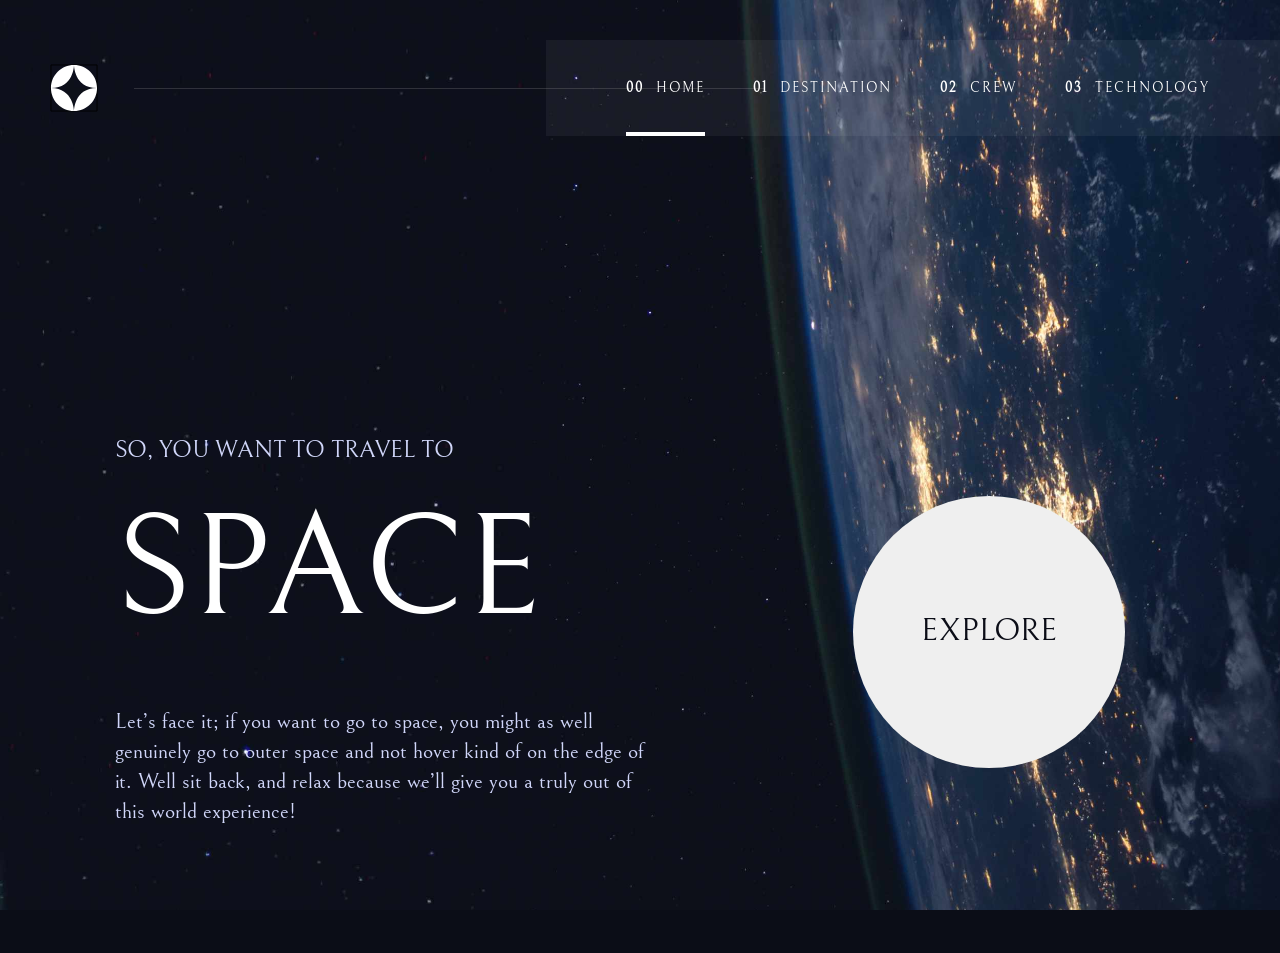
<file: index.html>
<!DOCTYPE html>
<html lang="en">
<head>
  <meta charset="UTF-8">
  <meta name="viewport" content="width=device-width, initial-scale=1.0">
  <title>Space tourism</title>


  <!-- Stylesheets -->
<link rel="stylesheet" href="css/normalize.css">
<link rel="stylesheet" href="css/styles.css">
</head>
<body class="home-page">

  <!-- HEADER -->
  <header class="site-header">
    <div class="site-header__container container">
      <a class="logo" href="index.html">
        <img class="logo__img" src="img/Logo.svg" alt="Space tourism logo" width="48" height="48">
      </a>

      <hr class="site-header__divider"></hr>

      <nav class="sitenav">
        <ol class="sitenav__list">
          <li class="sitenav__item">
            <a class="sitenav__link" href="index.html">
              <span class="sitenav__number">00</span>
              Home
            </a>
          </li>
          <li class="sitenav__item">
            <a class="sitenav__link" href="destination.html">
              <span class="sitenav__number">01</span>
              Destination
            </a>
          </li>
          <li class="sitenav__item">
            <a class="sitenav__link" href="crew.html">
              <span class="sitenav__number">02</span>
              Crew
            </a>
          </li>
          <li class="sitenav__item">
            <a class="sitenav__link" href="technology.html">
              <span class="sitenav__number">03</span>
              Technology
            </a>
          </li>
        </ol>
      </nav>

    </div>
  </header>

  <!-- MAIN -->
  <main class="main-content">
    <section class="home">
      <div class="home__container container">
        <div class="home__content">
          <span class="home__description">SO, YOU WANT TO TRAVEL TO</span>
          <h2 class="home__heading">Space</h2>
          <p class="home__text">Let’s face it; if you want to go to space, you might as well genuinely go to outer space and not hover kind of on the edge of it. Well sit back, and relax because we’ll give you a truly out of this world experience!</p>
        </div>
        <button class="home__button button">
          Explore
        </button>
      </div>
    </section>
  </main>


  <script src="js/main.js"></script>
</body>
</html>
</file>
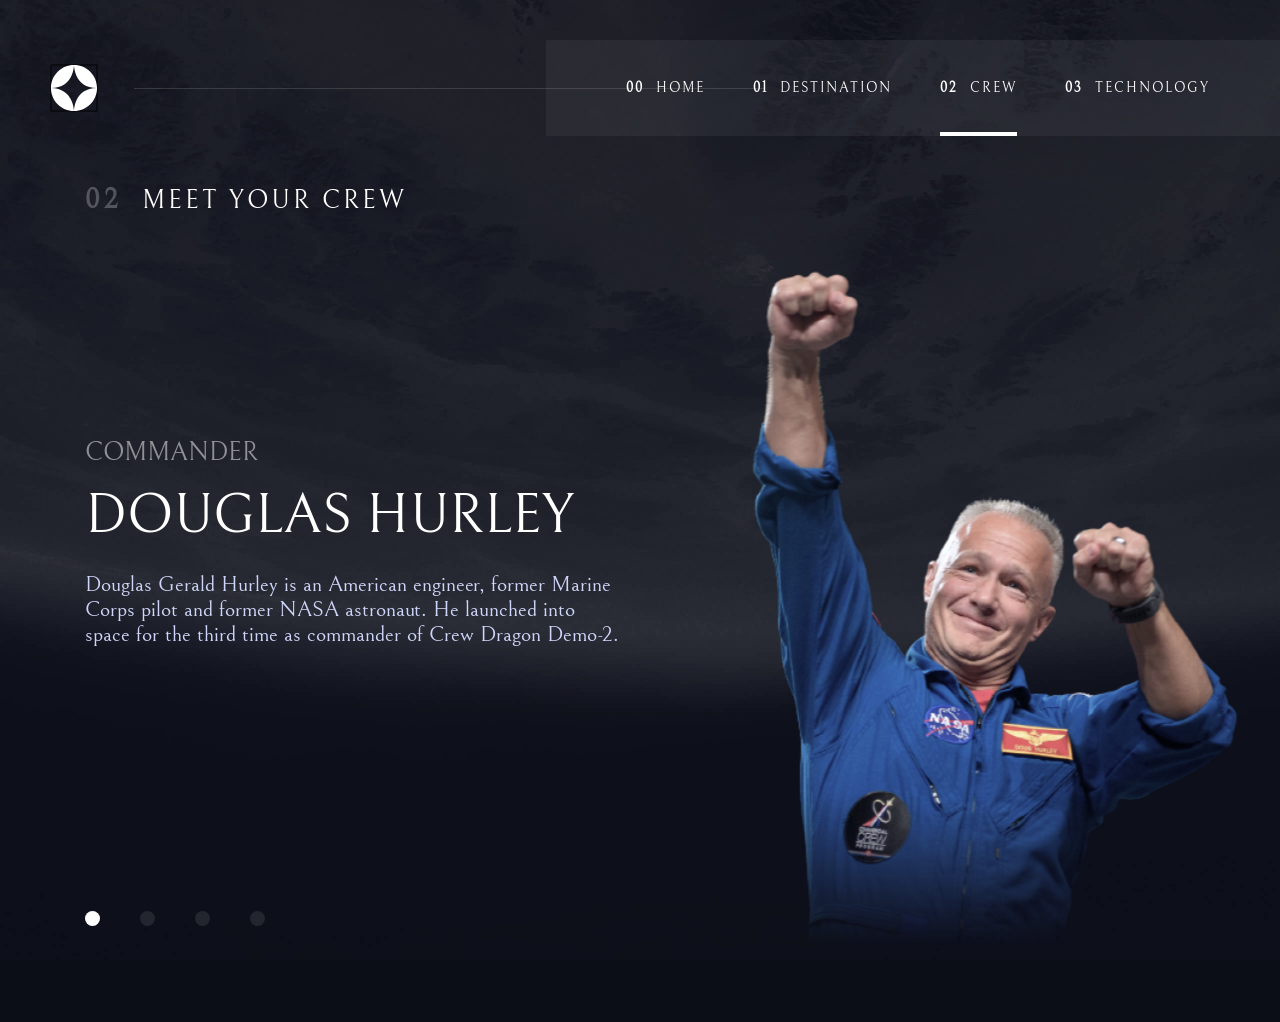
<file: crew.html>
<!DOCTYPE html>
<html lang="en">
<head>
  <meta charset="UTF-8">
  <meta name="viewport" content="width=device-width, initial-scale=1.0">
  <title>Space tourism</title>


  <!-- Stylesheets -->
<link rel="stylesheet" href="css/normalize.css">
<link rel="stylesheet" href="css/styles.css">
</head>
<body class="crew-page">

  <!-- HEADER -->
  <header class="site-header">
    <div class="site-header__container container">
      <a class="logo" href="index.html">
        <img class="logo__img" src="img/Logo.svg" alt="Space tourism logo" width="48" height="48">
      </a>

      <hr class="site-header__divider"></hr>

      <nav class="sitenav">
        <ol class="sitenav__list">
          <li class="sitenav__item">
            <a class="sitenav__link" href="index.html">
              <span class="sitenav__number">00</span>
              Home
            </a>
          </li>
          <li class="sitenav__item">
            <a class="sitenav__link" href="destination.html">
              <span class="sitenav__number">01</span>
              Destination
            </a>
          </li>
          <li class="sitenav__item">
            <a class="sitenav__link" href="crew.html">
              <span class="sitenav__number">02</span>
              Crew
            </a>
          </li>
          <li class="sitenav__item">
            <a class="sitenav__link" href="technology.html">
              <span class="sitenav__number">03</span>
              Technology
            </a>
          </li>
        </ol>
      </nav>

    </div>
  </header>

  <!-- MAIN -->
  <main class="main-content">

    <!-- CREW -->
    <section class="crew">
      <div class="crew__container container">
        <h2 class="crew__heading"><span class="order-number">02</span> Meet your crew</h2>

        <div class="crew-tabs-panels-wrapper">

          <!-- TABS -->
          <div class="crew-tabs">
            <!-- TABS-LIST -->
            <ul class="crew-tabs__list">
              <li class="crew-tabs__item crew-tabs__item--active">
                <a class="crew-tabs__link js-crew-tab-link" href="#commander"></a>
              </li>
              <li class="crew-tabs__item">
                <a class="crew-tabs__link js-crew-tab-link" href="#mission-specialist"></a>
              </li>
              <li class="crew-tabs__item">
                <a class="crew-tabs__link js-crew-tab-link" href="#pilot"></a>
              </li>
              <li class="crew-tabs__item">
                <a class="crew-tabs__link js-crew-tab-link" href="#flight-engineer"></a>
              </li>
            </ul>
          </div>


          <!-- TABS-PANELS -->
          <div class="crew-tabpanels">

            <div class="crew-tabpanels__item crew-tabpanels__item--active" id="commander">
              <section class="crew-tab-panel">
                <div class="crew-tab-panel__content">
                  <p class="crew-tab-panel__job-name">Commander</p>
                  <h2 class="crew-tab-panel__title">Douglas Hurley</h2>
                  <p class="crew-tab-panel__text">Douglas Gerald Hurley is an American engineer, former Marine Corps pilot and former NASA astronaut. He launched into space for the third time as commander of Crew Dragon Demo-2.</p>
                </div>

                <img class="crew-tab-panel__img" src="img/commander.svg" alt="Commander" width="540" height="734">
              </section>
            </div>

            <div class="crew-tabpanels__item" id="mission-specialist">
              <section class="crew-tab-panel">
                <div class="crew-tab-panel__content">
                  <p class="crew-tab-panel__job-name">Mission Specialist</p>
                  <h2 class="crew-tab-panel__title">MARK SHUTTLEWORTH</h2>
                  <p class="crew-tab-panel__text">Mark Richard Shuttleworth is the founder and CEO of Canonical, the company behind the Linux-based Ubuntu operating system. Shuttleworth became the first South African to travel to space as a space tourist.</p>
                </div>

                <img class="crew-tab-panel__img" src="img/mission-specialist.svg" alt="Mission Specialist" width="540" height="734">
              </section>
            </div>

            <div class="crew-tabpanels__item" id="pilot">
              <section class="crew-tab-panel">
                <div class="crew-tab-panel__content">
                  <p class="crew-tab-panel__job-name">Pilot</p>
                  <h2 class="crew-tab-panel__title">Victor Glover</h2>
                  <p class="crew-tab-panel__text">Pilot on the first operational flight of the SpaceX Crew Dragon to the International Space Station. Glover is a commander in the U.S. Navy where he pilots an F/A-18.He was a crew member of Expedition 64, and served as a station systems flight engineer. </p>
                </div>

                <img class="crew-tab-panel__img" src="img/pilot.svg" alt="Pilot" width="540" height="734">
              </section>
            </div>

            <div class="crew-tabpanels__item" id="flight-engineer">
              <section class="crew-tab-panel">
                <div class="crew-tab-panel__content">
                  <p class="crew-tab-panel__job-name">Flight Engineer</p>
                  <h2 class="crew-tab-panel__title">Anousheh Ansari</h2>
                  <p class="crew-tab-panel__text">Anousheh Ansari is an Iranian American engineer and co-founder of Prodea Systems. Ansari was the fourth self-funded space tourist, the first self-funded woman to fly to the ISS, and the first Iranian in space. </p>
                </div>

                <img class="crew-tab-panel__img" src="img/flight-engineer.svg" alt="Flight Engineer" width="540" height="734">
              </section>
            </div>

          </div>

        </div>

      </div>
    </section>

  </main>


  <script src="js/main.js"></script>
</body>
</html>
</file>
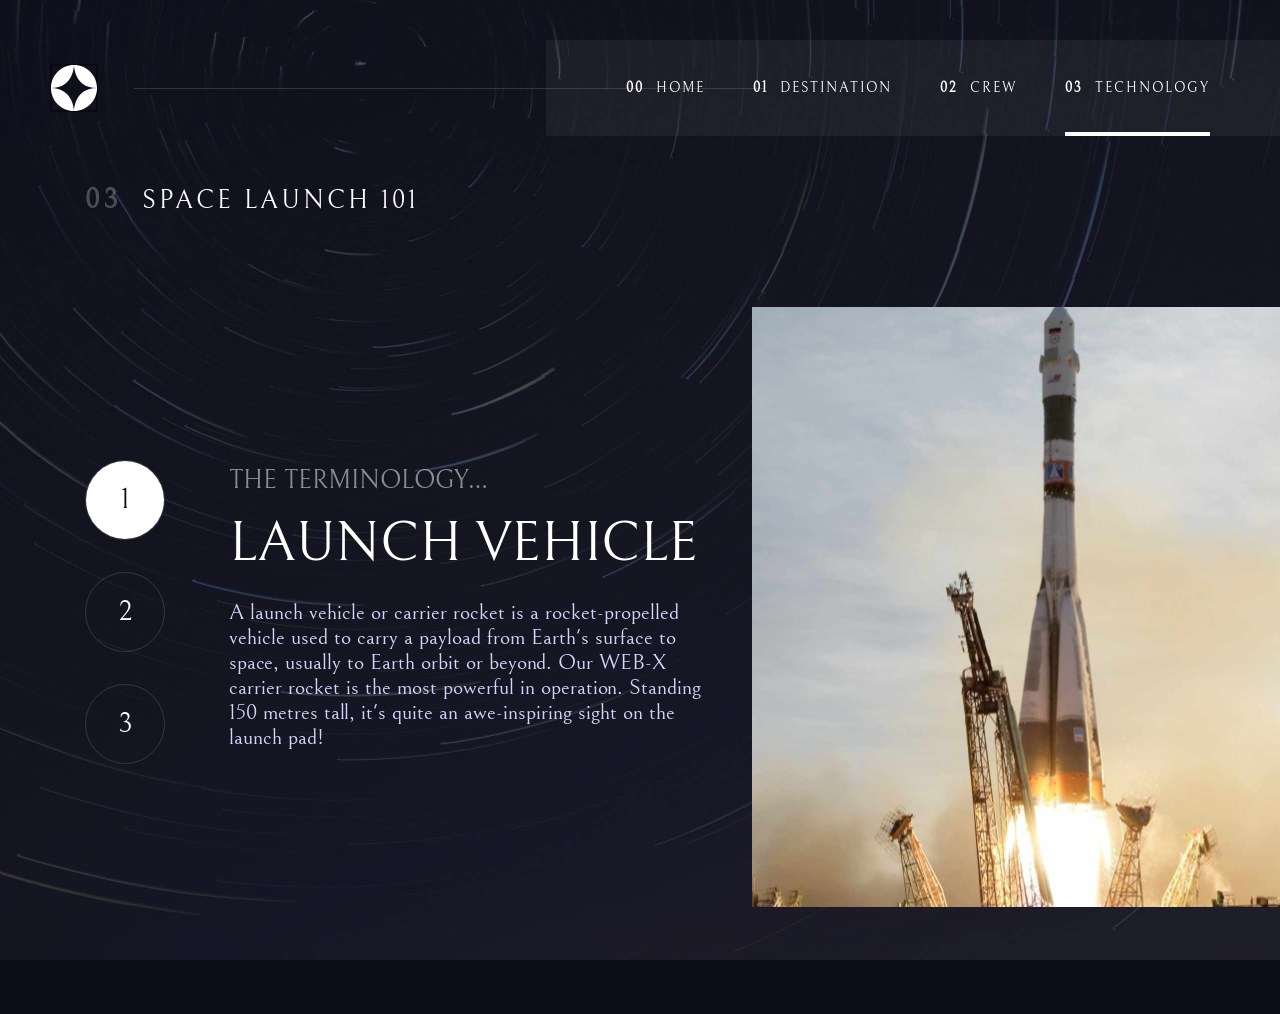
<file: technology.html>
<!DOCTYPE html>
<html lang="en">
<head>
  <meta charset="UTF-8">
  <meta name="viewport" content="width=device-width, initial-scale=1.0">
  <title>Space tourism</title>


  <!-- Stylesheets -->
<link rel="stylesheet" href="css/normalize.css">
<link rel="stylesheet" href="css/styles.css">
</head>
<body class="technology-page">

  <!-- HEADER -->
  <header class="site-header">
    <div class="site-header__container container">
      <a class="logo" href="index.html">
        <img class="logo__img" src="img/Logo.svg" alt="Space tourism logo" width="48" height="48">
      </a>

      <hr class="site-header__divider"></hr>

      <!-- SITENAV -->
      <nav class="sitenav">
        <ol class="sitenav__list">

          <li class="sitenav__item">
            <a class="sitenav__link" href="index.html">
              <span class="sitenav__number">00</span>
              Home
            </a>
          </li>

          <li class="sitenav__item">
            <a class="sitenav__link" href="destination.html">
              <span class="sitenav__number">01</span>
              Destination
            </a>
          </li>

          <li class="sitenav__item">
            <a class="sitenav__link" href="crew.html">
              <span class="sitenav__number">02</span>
              Crew
            </a>
          </li>

          <li class="sitenav__item">
            <a class="sitenav__link" href="technology.html">
              <span class="sitenav__number">03</span>
              Technology
            </a>
          </li>

        </ol>
      </nav>

    </div>
  </header>

  <!-- MAIN -->
  <main class="main-content">

    <!-- TECHNOLOGY -->
    <section class="technology">
      <div class="technology__container container">
        <h2 class="technology__heading"><span class="order-number">03</span> SPACE LAUNCH 101</h2>

        <div class="technology-tabs-panels-wrapper">

          <!-- TABS -->
          <div class="technology-tabs">
            <!-- TABS-LIST -->
            <ul class="technology-tabs__list">
              <li class="technology-tabs__item technology-tabs__item--active">
                <a class="technology-tabs__link js-technology-tab-link" href="#launch-vehicle">1</a>
              </li>
              <li class="technology-tabs__item">
                <a class="technology-tabs__link js-technology-tab-link" href="#spaceport">2</a>
              </li>
              <li class="technology-tabs__item">
                <a class="technology-tabs__link js-technology-tab-link" href="#space-capsule">3</a>
              </li>
            </ul>
          </div>


          <!-- TABS-PANELS -->
          <div class="technology-tabpanels">

            <div class="technology-tabpanels__item technology-tabpanels__item--active" id="launch-vehicle">
              <section class="technology-tab-panel">
                <div class="technology-tab-panel__content">
                  <p class="technology-tab-panel__terminology">The terminology…</p>
                  <h2 class="technology-tab-panel__title">Launch vehicle</h2>
                  <p class="technology-tab-panel__text">A launch vehicle or carrier rocket is a rocket-propelled vehicle used to carry a payload from Earth's surface to space, usually to Earth orbit or beyond. Our WEB-X carrier rocket is the most powerful in operation. Standing 150 metres tall, it's quite an awe-inspiring sight on the launch pad!</p>
                </div>

                <img class="technology-tab-panel__img" src="img/launch-vehicle.svg" alt="Launch vihicle" width="608" height="600">
              </section>
            </div>

            <div class="technology-tabpanels__item" id="spaceport">
              <section class="technology-tab-panel">
                <div class="technology-tab-panel__content">
                  <p class="technology-tab-panel__terminology">The terminology…</p>
                  <h2 class="technology-tab-panel__title">SPACEPORT</h2>
                  <p class="technology-tab-panel__text">A spaceport or cosmodrome is a site for launching (or receiving) spacecraft, by analogy to the seaport for ships or airport for aircraft. Based in the famous Cape Canaveral, our spaceport is ideally situated to take advantage of the Earth’s rotation for launch.</p>
                </div>

                <img class="technology-tab-panel__img" src="img/spaceport.svg" alt="Spaceport" width="608" height="600">
              </section>
            </div>

            <div class="technology-tabpanels__item" id="space-capsule">
              <section class="technology-tab-panel">
                <div class="technology-tab-panel__content">
                  <p class="technology-tab-panel__terminology">The terminology…</p>
                  <h2 class="technology-tab-panel__title">SPACE CAPSULE</h2>
                  <p class="technology-tab-panel__text">A space capsule is an often-crewed spacecraft that uses a blunt-body reentry capsule to reenter the Earth's atmosphere without wings. Our capsule is where you'll spend your time during the flight. It includes a space gym, cinema, and plenty of other activities to keep you entertained.</p>
                </div>

                <img class="technology-tab-panel__img" src="img/space-capsule.svg" alt="Space capsule" width="608" height="600">
              </section>
            </div>

          </div>
        </div>

      </div>
    </section>

  </main>


  <script src="js/main.js"></script>
</body>
</html>
</file>
<file: css/styles.css>
:root {
  --balck: #0b0d17;
  --blue: #d0d6f9;
  --line-divider: rgba(151, 151, 151, 0.25);
}


/* FONT-FACE */
@font-face {
  font-family: "Bellefair";
  src: url("../fonts/Bellefair-Regular.woff2") format("woff2"),
    url("../fonts/Bellefair-Regular.woff") format("woff");
  font-weight: normal;
  font-style: normal;
  font-display: swap;
}


/* GLOBAL */
html {
box-sizing: border-box;
height: 100%;
scroll-behavior: smooth;
}

*,
*::before,
*::after {
  box-sizing: inherit;
}

body {
display: flex;
flex-direction: column;
height: 100%;
padding: 0;
margin: 0;
font-family: "Bellefair", "Arial", sans-serif;
font-size: 18px;
line-height: normal;
font-weight: normal;
letter-spacing: 0;
background-color: var(--balck);
color: #fff;
}

.home-page {
background-image: url(../img/Home-bg.svg);
background-repeat: no-repeat;
background-size: cover;
}

img {
max-width: 100%;
height: auto;
}


/* AUTOFILL-STYLES */
/* input:-webkit-autofill,
input:-webkit-autofill:hover,
input:-webkit-autofill:focus,
textarea:-webkit-autofill,
textarea:-webkit-autofill:hover,
textarea:-webkit-autofill:focus,
select:-webkit-autofill,
select:-webkit-autofill:hover,
select:-webkit-autofill:focus {
  border-color: transparent;
  -webkit-text-fill-color: inherit;
  -webkit-box-shadow: 0 0 0px 1000px #fff inset;
} */


/* PLACEHOLDER-STYLES */
/* ::-webkit-input-placeholder,
::-moz-placeholder,
:-ms-input-placeholder,
:-moz-placeholder {
  color: rgba(52, 49, 61, 0.5);
  opacity: 1;
} */


/* VISUALLY-HIDDEN */
.visually-hidden {
  position: absolute;
  width: 1px;
  height: 1px;
  margin: -1px;
  border: 0;
  padding: 0;
  white-space: nowrap;
  clip-path: inset(100%);
  clip: rect(0 0 0 0);
  overflow: hidden;
}


/* CONTAINER */
.container {
width: 100%;
max-width: 1540px;
padding-left: 50px;
padding-right: 0;
margin-left: auto;
margin-right: auto;
}


/* LOGO */
.logo {
  display: block;
  width: 48px;
  height: 48px;
}

.logo:hover {
  opacity: 0.8;
}

.logo:active {
  opacity: 0.6;
}

.logo__img {
  width: 48px;
  height: 48px;
  object-fit: contain;
}


/* BUTTON */
.button  {
  width: 272px;
  height: 272px;
  font-size: 32px;
  font-weight: normal;
  color: var(--balck);
  border-radius: 50%;
  border: 0;
  text-transform: uppercase;
  cursor: pointer;
  transition: transform 0.4s ease,
  box-shadow 0.4s ease,
  color 0.4s ease;
}

.button:hover  {
  box-shadow: 0px 0px 0px 90px rgba(250, 250, 250, 0.1); /* Gorizontal | Vertikal | Blur | Spread | Rang */
  color:  rgba(11, 13, 23, 0.6);
}

.button:active  {
  transform: scale(0.8);
}

/* SITENAV */
.sitenav {
  display: flex;
  justify-content: end;
  width: 734px;
  padding-right: 70px;
  padding-left: 150px;
  background-color: rgba(255, 255, 255, 0.05);
}

.sitenav__list {
  display: flex;
  padding: 0;
  margin: 0;
  list-style: none;
}

.sitenav__item {
  position: relative;
  padding-top: 36px;
  padding-bottom: 36px;
}

.sitenav__item:not(:last-child) {
  margin-right: 48px;
}

.sitenav__link {
  display: flex;
  margin: 0;
  text-decoration: none;
  text-transform: uppercase;
  color: rgb(255, 255, 255);
  font-size: 14px;
  line-height: 24px;
  letter-spacing: 2px;
  font-weight: 100;
}

.sitenav__link::after {
  position: absolute;
  display: none;
  bottom: 0;
  width: 100%;
  height: 4px;
  background-color: rgba(255, 255, 255, 1);
  content: "";
}

.sitenav__link:hover::after {
  display: block;
  background-color: rgba(255, 255, 255, 0.5);
}


.sitenav__item--active .sitenav__link::after {
  display: block;
  background-color: rgba(255, 255, 255, 1);
}

.sitenav__number {
  margin-right: 12px;
  font-weight: bold;
  font-size: 14px;
  line-height: 24px;
  letter-spacing: 2px;
}

/* ORDER-NUMBER */
.order-number {
  margin-right: 10px;
  font-size: 28px;
  font-weight: bold;
  line-height: normal;
  letter-spacing: 5px;
  color: rgba(255, 255, 255, 0.25);
}


/* HEADER */
.site-header {
  padding-top: 40px;
}

.site-header__container {
  position: relative;
  display: flex;
  justify-content: space-between;
  align-items: center;
}

.site-header__divider {
  position: absolute;
  left: 134px;
  bottom: 47px;
  display: flex;
  width: 630px;
  height: 1px;
  padding: 0;
  margin: 0;
  background-color: var(--line-divider);
  border: 0;
}


/* MAIN-CONTENT */
.main-content {
  flex-grow: 1;
}


/* HOME */
.home {
  padding-top: 300px;
  padding-bottom: 126px;
}

.home__container {
  display: flex;
  max-width: 1150px;
  justify-content: space-between;
  align-items: center;
}

.home__content {
  display: flex;
  width: 540px;
  flex-direction: column;
}

.home__description {
  margin-bottom: 24px;
  font-size: 24px;
  color: var(--blue);
  text-transform: uppercase;
}

.home__heading {
  padding: 0;
  margin-top: 0;
  margin-bottom: 54px;
  font-size: 144px;
  font-weight: normal;
  text-transform: uppercase;
}

.home__text {
  padding: 0;
  margin: 0;
  font-size: 22px;
  line-height: 30px;
  color: var(--blue);
}


/* DESTINATION */
.destination-page {
  background-image: url(../img/destination-bg.jpg);
  background-repeat: no-repeat;
  background-size: cover;
}

.destination {
  padding-top: 48px;
  padding-bottom: 40px;
}

.destination__container {
  max-width: 1210px;
}

.destination__heading {
  margin-top: 0;
  margin-bottom: 24px;
  font-size: 26px;
  line-height: normal;
  text-transform: uppercase;
  font-weight: normal;
  letter-spacing: 3px;
}


/* TABS */
.tabs-panels-wrapper {
  position: relative;
  padding-top: 130px;
  padding-bottom: 90px;
}

.tabs {
  position: absolute;
  top: 134px;
  right: 150px;
}

.tabs__list {
  display: flex;
  list-style: none;
  padding: 0;
  margin: 0;
}

.tabs__item {
  padding-bottom: 10px;
}

.tabs__item:not(:last-child) {
  margin-right: 32px;
}

.tabs__link {
  padding-bottom: 10px;
  margin: 0;
  text-decoration: none;
  color: var(--blue);
  text-transform: uppercase;
  font-size: 14px;
  line-height: 24px;
  letter-spacing: 1px;
  font-weight: 100;
  border-bottom: 4px solid transparent;
}

.tabs__link:hover {
  border-bottom: 4px solid var(--blue);
}

.tabs__item--active .tabs__link {
  border-color: #fff;
}


/* TAB-PANELS */
.tabpanels__item {
  display: none;
}

.tabpanels__item--active {
  display: block;
}

.destination-tab-panel {
  display: flex;
  justify-content: space-between;
}

.destination-tab-panel__img {
  width: 480px;
  height: 480px;
  margin-right: 32px;
  object-fit: contain;
}

.destination-tab-panel__content {
  width: 445px;
  display: flex;
  flex-direction: column;
  justify-content: flex-end;
}

.destination-tab-panel__title {
  margin-top: 0;
  margin-bottom: 16px;
  font-size: 114px;
  line-height: normal;
  text-transform: uppercase;
  letter-spacing: 0px;
  font-weight: normal;
}

.destination-tab-panel__text {
  padding-top: 0;
  padding-bottom: 40px;
  margin-top: 0;
  margin-bottom: 40px;
  border-bottom: 1px solid var(--line-divider);
  font-size: 22px;
  line-height: normal;
  color: var(--blue);
  font-weight: normal;
}

.stat {
  display: flex;
  width: 100%;
}

.stat__item {
  width: 100%;
  padding: 0;
  margin: 0;
}

.stat__item:not(:last-child) {
  margin-right: 24px;
}

.stat__dt {
  margin-bottom: 12px;
  font-size: 14px;
  line-height: normal;
  color: var(--blue);
  text-transform: uppercase;
  font-weight: normal;
}

.stat__dd {
  margin-left: 0;
  font-size: 28px;
  line-height: normal;
  letter-spacing: 0;
  text-transform: uppercase;
  color: #fff;
  font-weight: normal;
}


/* CREW */
.crew-page {
  background-image: url(../img/crew-bg.jpg);
  background-repeat: no-repeat;
  background-size: cover;
}

.crew {
  padding-top: 48px;
  padding-bottom: 48px;
}

.crew__container {
  width: 100%;
  max-width: 1210px;
}

.crew__heading {
  margin-top: 0;
  margin-bottom: 24px;
  font-size: 26px;
  line-height: normal;
  text-transform: uppercase;
  font-weight: normal;
  letter-spacing: 3px;
}


/* CREW-TABS */
.crew-tabs-panels-wrapper {
  position: relative;
}

.crew-tabs {
  position: absolute;
  left: 0;
  bottom: 48px;
}

.crew-tabs__list {
  display: flex;
  padding: 0;
  margin: 0;
  list-style: none;
}

.crew-tabs__item {
  display: flex;
  width: 15px;
  height: 15px;
  background-color: rgba(151, 151, 151, 0.17);
  border-radius: 50%;
}

.crew-tabs__item:not(:last-child) {
  margin-right: 40px;
}

.crew-tabs__link {
  display: flex;
  width: 15px;
  height: 15px;
  border-radius: 50%;
  cursor: pointer;
}

.crew-tabs__link:hover {
  background-color: rgba(151, 151, 151, 0.6);
}

.crew-tabs__item--active  .crew-tabs__link{
  background-color: #fff;
}


/* CREW-TAB-PANELS */
.crew-tabpanels__item {
  display: none;
  justify-content: space-between;
}

.crew-tabpanels__item--active {
  display: block;
}

.crew-tab-panel {
  display: flex;
  justify-content: space-between;
}

.crew-tab-panel__img {
  width: 540px;
  height: 734px;
}

.crew-tab-panel__content {
  width: 540px;
  padding-top: 197px;
  padding-bottom: 197px;
}

.crew-tab-panel__job-name {
  margin-top: 0;
  margin-bottom: 16px;
  font-size: 26px;
  line-height: normal;
  text-transform: uppercase;
  font-weight: normal;
  color: rgb(255, 255, 255, 0.5);
}

.crew-tab-panel__title {
  padding: 0;
  margin-top: 0;
  margin-bottom: 24px;
  font-size: 56px;
  text-transform: uppercase;
  line-height: normal;
  font-weight: normal;
}

.crew-tab-panel__text {
  padding: 0;
  margin: 0;
  font-size: 22px;
  line-height: normal;
  letter-spacing: 0;
  color: var(--blue);
  font-weight: normal;
}


/* TECHNLOGY */
.technology-page {
  background-image: url(../img/technology-bg.jpg);
  background-repeat: no-repeat;
  background-size: cover;
}

.technology {
  padding-top: 48px;
  padding-bottom: 40px;
}

.technology__container {
  width: 100%;
  max-width: 1210px;
}

.technology__heading {
  margin-top: 0;
  margin-bottom: 24px;
  font-size: 26px;
  line-height: normal;
  text-transform: uppercase;
  font-weight: normal;
  letter-spacing: 3px;
}


/* TECHNOLOGY-TABS */
.technology-tabs-panels-wrapper {
  position: relative;
  display: flex;
  padding-top: 67px;
  padding-bottom: 67px;
}

.technology-tabs {
  position: absolute;
  z-index: 500;
  display: flex;
  left: 0;
  bottom: 210px;
}

.technology-tabs__list {
  padding: 0;
  margin: 0;
  list-style: none;
}

.technology-tabs__item {
  display: flex;
  align-items: center;
  justify-content: center;
  width: 100%;
  width: 80px;
  height: 80px;
  border-radius: 50%;
  border: 1px solid var(--line-divider);
}

.technology-tabs__item:not(:last-child) {
  margin-bottom: 32px;
}

.technology-tabs__link {
  display: flex;
  align-items: center;
  justify-content: center;
  width: 100%;
  height: 100%;
  font-size: 28px;
  line-height: normal;
  font-weight: normal;
  text-decoration: none;
  color: #fff;
  border-radius: 50%;
  border: 1px solid transparent;
}

.technology-tabs__link:hover {
  border-color: #fff;
}

.technology-tabs__item--active .technology-tabs__link {
  background-color: #fff;
  color: var(--balck);
}


/* TECHNOLOGY-TAB-PANEL */
.technology-tabpanels__item {
  display: none;
}

.technology-tabpanels__item--active {
  display: block;
}

.technology-tab-panel {
  display: flex;
  align-items: center;
  padding-left: 144px;
}

.technology-tab-panel__content {
  max-width: 491px;
  margin-right: 32px;
}

.technology-tab-panel__terminology {
  margin-top: 0;
  margin-bottom: 16px;
  font-size: 26px;
  line-height: normal;
  text-transform: uppercase;
  font-weight: normal;
  color: rgb(255, 255, 255, 0.5);
}

.technology-tab-panel__title {
  padding: 0;
  margin-top: 0;
  margin-bottom: 24px;
  font-size: 56px;
  text-transform: uppercase;
  line-height: normal;
  font-weight: normal;
}

.technology-tab-panel__text {
  padding: 0;
  margin: 0;
  font-size: 22px;
  line-height: normal;
  letter-spacing: 0;
  color: var(--blue);
  font-weight: normal;
}

.technology-tab-panel__img {
  margin-right: -150px;
}

/* RETINA */
@media
only screen and (-webkit-min-device-pixel-ratio: 2),
only screen and (   min--moz-device-pixel-ratio: 2),
only screen and (     -o-min-device-pixel-ratio: 2/1),
only screen and (        min-device-pixel-ratio: 2),
only screen and (                min-resolution: 192dpi),
only screen and (                min-resolution: 2dppx) {
}

/* HOME */
@media only screen and (max-width: 1400px) {

  .button {
    margin-right: 90px;
  }
}


@media only screen and (max-width: 1100px) {
  .home-page {
    background-image: url(../img/Tablet-Home-bg.svg);
  }


  .home {
  padding-top: 150px;
  padding-bottom: 126px;
  }

  .home__container {
    display: flex;
    flex-direction: column;
    justify-content: center;
    align-items: center;
    text-align: center;
  }

  .button {
    margin-top: 100px;
    margin-right: 0;
  }
}


@media only screen and (max-width: 900px) {
  .sitenav {
    display: none;
  }
}


@media only screen and (max-width: 780px) {
  .site-header {
    display: none;
  }

  .home {
    padding-top: 256px;
    padding-bottom: 60px;
  }

  .home__container {
    padding-left: 0;
  }

  .home__content {
    display: flex;
    align-items: center;
    margin-left: auto;
    margin-right: auto;
  }

  .home__description {
    font-size: 24px;
  }

  .home__heading {
    font-size: 130px;
    margin-bottom: 30px;
  }

  .button {
    width: 144px;
    height: 144px;
    font-size: 26px;
  }

}

@media only screen and (max-width: 650px) {

  .home__content {
    max-width: 340px;
  }

  .home__description {
    font-size: 18px;
  }

  .home__heading {
    font-size: 100px;
    margin-bottom: 30px;
  }

  .button {
    width: 144px;
    height: 144px;
    font-size: 26px;
  }
}


@media only screen and (max-width: 420px) {
  .home__content {
    max-width: 200px;
  }

  .home__description {
    font-size: 14px;
  }

  .home__heading {
    font-size: 60px;
    margin-bottom: 30px;
  }

  .home__text {
    font-size: 14px;
    margin-bottom: 30px;
  }

  .button {
    width: 100px;
    height: 100px;
    font-size: 16px;
  }
}
</file>
